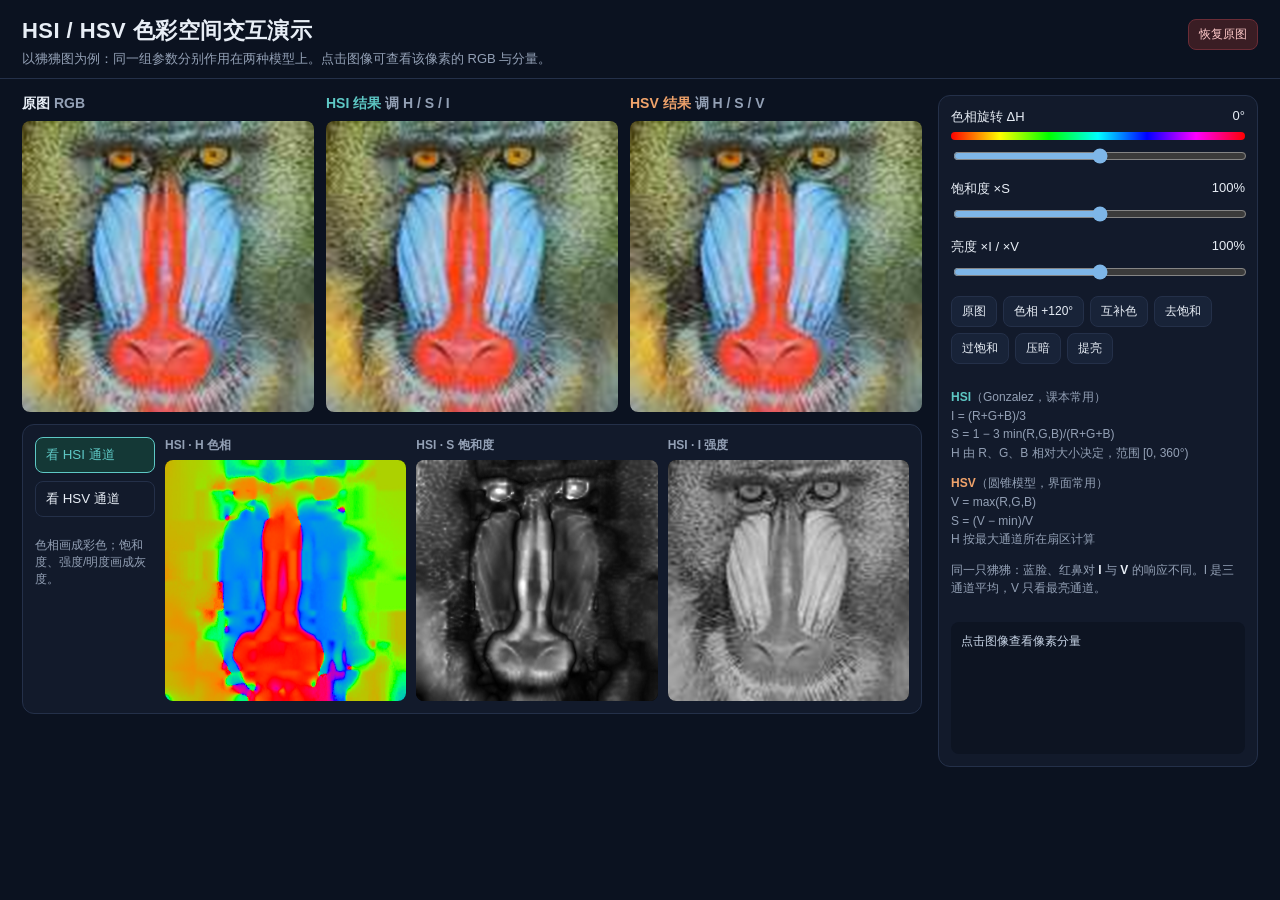
<file: lab/ch2-lab-hsi-hsv-demo/index.html>
<!DOCTYPE html>
<html lang="zh-CN">
<head>
  <meta charset="UTF-8" />
  <meta name="viewport" content="width=device-width, initial-scale=1.0" />
  <title>HSI / HSV 色彩空间演示 · 狒狒</title>
  <style>
    :root {
      --bg: #0b1220;
      --card: #121a2b;
      --line: #243049;
      --text: #e8eef6;
      --muted: #93a0b5;
      --navy: #7eb6e8;
      --hsi: #5ec8c5;
      --hsv: #f0a36b;
      --red: #e05a5a;
    }
    * { box-sizing: border-box; }
    html, body { margin: 0; background: var(--bg); color: var(--text); font-family: "Microsoft YaHei", "Segoe UI", sans-serif; }
    body { min-height: 100vh; }
    header {
      display: flex; align-items: baseline; justify-content: space-between; gap: 16px;
      padding: 16px 22px 10px; border-bottom: 1px solid var(--line);
    }
    h1 { margin: 0; font-size: 22px; font-weight: 700; letter-spacing: 0.02em; }
    header p { margin: 4px 0 0; color: var(--muted); font-size: 13px; }
    .wrap { display: grid; grid-template-columns: 1fr 320px; gap: 16px; padding: 16px 22px 24px; }
    .card { background: var(--card); border: 1px solid var(--line); border-radius: 12px; padding: 12px; }
    .images { display: grid; grid-template-columns: repeat(3, 1fr); gap: 12px; }
    .shot { display: flex; flex-direction: column; gap: 8px; }
    .shot h3 { margin: 0; font-size: 14px; font-weight: 650; color: var(--muted); }
    .shot h3 b { color: var(--text); font-weight: 700; }
    .shot.hsi h3 b { color: var(--hsi); }
    .shot.hsv h3 h3, .shot.hsv h3 b { color: var(--hsv); }
    canvas {
      width: 100%; height: auto; border-radius: 8px; background: #000; cursor: crosshair;
      display: block; image-rendering: auto;
    }
    .channels { display: grid; grid-template-columns: 120px 1fr 1fr 1fr; gap: 10px; margin-top: 12px; align-items: start; }
    .tabs { display: flex; flex-direction: column; gap: 8px; }
    .tab {
      border: 1px solid var(--line); background: transparent; color: var(--text);
      border-radius: 8px; padding: 8px 10px; cursor: pointer; text-align: left;
    }
    .tab.active.hsi { background: #143836; border-color: var(--hsi); color: var(--hsi); }
    .tab.active.hsv { background: #3a2616; border-color: var(--hsv); color: var(--hsv); }
    .ch h4 { margin: 0 0 6px; font-size: 12px; color: var(--muted); font-weight: 600; }
    .controls { display: flex; flex-direction: column; gap: 12px; }
    .ctrl label { display: flex; justify-content: space-between; font-size: 13px; margin-bottom: 6px; }
    .ctrl input[type="range"] { width: 100%; accent-color: var(--navy); }
    .hue-bar {
      height: 8px; border-radius: 99px; margin-bottom: 6px;
      background: linear-gradient(90deg, #f00, #ff0, #0f0, #0ff, #00f, #f0f, #f00);
    }
    .presets { display: flex; flex-wrap: wrap; gap: 6px; }
    .presets button, .reset {
      border: 1px solid var(--line); background: #182338; color: var(--text);
      border-radius: 8px; padding: 6px 10px; cursor: pointer; font-size: 12px;
    }
    .reset { background: #3a1d24; border-color: #6b2c36; color: #ffc9c9; }
    .formula { font-size: 12px; line-height: 1.55; color: var(--muted); }
    .formula b { color: var(--text); }
    .formula .hsi { color: var(--hsi); }
    .formula .hsv { color: var(--hsv); }
    .probe {
      font-family: Consolas, "Cascadia Mono", monospace; font-size: 12px;
      background: #0d1422; border-radius: 8px; padding: 10px; line-height: 1.6;
      min-height: 132px; color: #c9d6e8;
    }
    .swatch { display: inline-block; width: 12px; height: 12px; border-radius: 3px; margin-right: 6px; vertical-align: -1px; border: 1px solid #fff3; }
    .note { font-size: 12px; color: var(--muted); }
    @media (max-width: 1100px) {
      .wrap { grid-template-columns: 1fr; }
      .images { grid-template-columns: 1fr; }
      .channels { grid-template-columns: 1fr 1fr 1fr; }
      .tabs { flex-direction: row; grid-column: 1 / -1; }
    }
  </style>
</head>
<body>
  <header>
    <div>
      <h1>HSI / HSV 色彩空间交互演示</h1>
      <p>以狒狒图为例：同一组参数分别作用在两种模型上。点击图像可查看该像素的 RGB 与分量。</p>
    </div>
    <button class="reset" id="resetBtn" type="button">恢复原图</button>
  </header>

  <div class="wrap">
    <div>
      <div class="images">
        <div class="shot">
          <h3><b>原图</b> RGB</h3>
          <canvas id="cvOrig"></canvas>
        </div>
        <div class="shot hsi">
          <h3><b>HSI 结果</b> 调 H / S / I</h3>
          <canvas id="cvHsi"></canvas>
        </div>
        <div class="shot hsv">
          <h3><b>HSV 结果</b> 调 H / S / V</h3>
          <canvas id="cvHsv"></canvas>
        </div>
      </div>

      <div class="card channels">
        <div class="tabs">
          <button class="tab active hsi" id="tabHsi" type="button">看 HSI 通道</button>
          <button class="tab hsv" id="tabHsv" type="button">看 HSV 通道</button>
          <p class="note">色相画成彩色；饱和度、强度/明度画成灰度。</p>
        </div>
        <div class="ch"><h4 id="hLabel">H 色相</h4><canvas id="cvH"></canvas></div>
        <div class="ch"><h4 id="sLabel">S 饱和度</h4><canvas id="cvS"></canvas></div>
        <div class="ch"><h4 id="ivLabel">I 强度</h4><canvas id="cvIV"></canvas></div>
      </div>
    </div>

    <aside class="card controls">
      <div class="ctrl">
        <label>色相旋转 ΔH <span id="hVal">0°</span></label>
        <div class="hue-bar"></div>
        <input id="hSlider" type="range" min="-180" max="180" value="0" />
      </div>
      <div class="ctrl">
        <label>饱和度 ×S <span id="sVal">100%</span></label>
        <input id="sSlider" type="range" min="0" max="200" value="100" />
      </div>
      <div class="ctrl">
        <label>亮度 ×I / ×V <span id="vVal">100%</span></label>
        <input id="vSlider" type="range" min="0" max="200" value="100" />
      </div>
      <div class="presets">
        <button type="button" data-preset="reset">原图</button>
        <button type="button" data-preset="hue120">色相 +120°</button>
        <button type="button" data-preset="hue180">互补色</button>
        <button type="button" data-preset="gray">去饱和</button>
        <button type="button" data-preset="vivid">过饱和</button>
        <button type="button" data-preset="dark">压暗</button>
        <button type="button" data-preset="bright">提亮</button>
      </div>
      <div class="formula">
        <p><b class="hsi">HSI</b>（Gonzalez，课本常用）<br>
          I = (R+G+B)/3<br>
          S = 1 − 3 min(R,G,B)/(R+G+B)<br>
          H 由 R、G、B 相对大小决定，范围 [0, 360°)
        </p>
        <p><b class="hsv">HSV</b>（圆锥模型，界面常用）<br>
          V = max(R,G,B)<br>
          S = (V − min)/V<br>
          H 按最大通道所在扇区计算
        </p>
        <p>同一只狒狒：蓝脸、红鼻对 <b>I</b> 与 <b>V</b> 的响应不同。I 是三通道平均，V 只看最亮通道。</p>
      </div>
      <div class="probe" id="probe">点击图像查看像素分量</div>
    </aside>
  </div>

  <script src="baboon-data.js"></script>
  <script>
    const $ = (id) => document.getElementById(id);
    const canvases = {
      orig: $("cvOrig"),
      hsi: $("cvHsi"),
      hsv: $("cvHsv"),
      h: $("cvH"),
      s: $("cvS"),
      iv: $("cvIV"),
    };
    const ctxs = Object.fromEntries(
      Object.entries(canvases).map(([k, cv]) => [k, cv.getContext("2d", { willReadFrequently: true })])
    );

    const state = {
      w: 0,
      h: 0,
      rgb: null,
      channelSpace: "hsi",
      dH: 0,
      sMul: 1,
      vMul: 1,
      pending: false,
    };

    function clamp01(x) { return x < 0 ? 0 : x > 1 ? 1 : x; }
    function wrapHue(h) { return ((h % 360) + 360) % 360; }
    function deg(rad) { return rad * 180 / Math.PI; }
    function rad(d) { return d * Math.PI / 180; }

    function rgbToHsv(r, g, b) {
      const max = Math.max(r, g, b);
      const min = Math.min(r, g, b);
      const d = max - min;
      let h = 0;
      if (d > 1e-8) {
        if (max === r) h = 60 * (((g - b) / d) % 6);
        else if (max === g) h = 60 * ((b - r) / d + 2);
        else h = 60 * ((r - g) / d + 4);
      }
      if (h < 0) h += 360;
      const s = max < 1e-8 ? 0 : d / max;
      return [h, s, max];
    }

    function hsvToRgb(h, s, v) {
      h = wrapHue(h);
      const c = v * s;
      const x = c * (1 - Math.abs((h / 60) % 2 - 1));
      const m = v - c;
      let r = 0, g = 0, b = 0;
      if (h < 60) [r, g, b] = [c, x, 0];
      else if (h < 120) [r, g, b] = [x, c, 0];
      else if (h < 180) [r, g, b] = [0, c, x];
      else if (h < 240) [r, g, b] = [0, x, c];
      else if (h < 300) [r, g, b] = [x, 0, c];
      else [r, g, b] = [c, 0, x];
      return [clamp01(r + m), clamp01(g + m), clamp01(b + m)];
    }

    function rgbToHsi(r, g, b) {
      const sum = r + g + b;
      const i = sum / 3;
      if (sum < 1e-8) return [0, 0, 0];
      const s = 1 - (3 * Math.min(r, g, b)) / sum;
      const num = 0.5 * ((r - g) + (r - b));
      const den = Math.sqrt((r - g) * (r - g) + (r - b) * (g - b));
      let h = 0;
      if (den > 1e-8) {
        const theta = Math.acos(Math.min(1, Math.max(-1, num / den)));
        h = b <= g ? deg(theta) : 360 - deg(theta);
      }
      return [h, clamp01(s), clamp01(i)];
    }

    function hsiToRgb(h, s, i) {
      h = wrapHue(h);
      s = clamp01(s);
      i = clamp01(i);
      let r, g, b;
      if (h < 120) {
        b = i * (1 - s);
        r = i * (1 + (s * Math.cos(rad(h))) / Math.cos(rad(60 - h)));
        g = 3 * i - (r + b);
      } else if (h < 240) {
        const hh = h - 120;
        r = i * (1 - s);
        g = i * (1 + (s * Math.cos(rad(hh))) / Math.cos(rad(60 - hh)));
        b = 3 * i - (r + g);
      } else {
        const hh = h - 240;
        g = i * (1 - s);
        b = i * (1 + (s * Math.cos(rad(hh))) / Math.cos(rad(60 - hh)));
        r = 3 * i - (g + b);
      }
      return [clamp01(r), clamp01(g), clamp01(b)];
    }

    function sizeCanvases(w, h) {
      for (const cv of Object.values(canvases)) {
        cv.width = w;
        cv.height = h;
      }
    }

    function putRgb(ctx, rgb) {
      const img = ctx.createImageData(state.w, state.h);
      img.data.set(rgb);
      ctx.putImageData(img, 0, 0);
    }

    function adjustAndDraw() {
      const { w, h, rgb, dH, sMul, vMul, channelSpace } = state;
      const n = w * h;
      const hsiOut = new Uint8ClampedArray(n * 4);
      const hsvOut = new Uint8ClampedArray(n * 4);
      const chH = new Uint8ClampedArray(n * 4);
      const chS = new Uint8ClampedArray(n * 4);
      const chIV = new Uint8ClampedArray(n * 4);

      for (let i = 0, p = 0; i < n; i++, p += 4) {
        const r = rgb[p] / 255, g = rgb[p + 1] / 255, b = rgb[p + 2] / 255;

        let [hh, sh, ih] = rgbToHsi(r, g, b);
        hh = wrapHue(hh + dH);
        sh = clamp01(sh * sMul);
        ih = clamp01(ih * vMul);
        const [rH, gH, bH] = hsiToRgb(hh, sh, ih);
        hsiOut[p] = rH * 255; hsiOut[p + 1] = gH * 255; hsiOut[p + 2] = bH * 255; hsiOut[p + 3] = 255;

        let [hv, sv, vv] = rgbToHsv(r, g, b);
        hv = wrapHue(hv + dH);
        sv = clamp01(sv * sMul);
        vv = clamp01(vv * vMul);
        const [rV, gV, bV] = hsvToRgb(hv, sv, vv);
        hsvOut[p] = rV * 255; hsvOut[p + 1] = gV * 255; hsvOut[p + 2] = bV * 255; hsvOut[p + 3] = 255;

        const useHsi = channelSpace === "hsi";
        const hue = useHsi ? hh : hv;
        const sat = useHsi ? sh : sv;
        const val = useHsi ? ih : vv;
        const [hr, hg, hb] = useHsi ? hsiToRgb(hue, 1, 0.5) : hsvToRgb(hue, 1, 1);
        chH[p] = hr * 255; chH[p + 1] = hg * 255; chH[p + 2] = hb * 255; chH[p + 3] = 255;
        const sg = sat * 255;
        chS[p] = sg; chS[p + 1] = sg; chS[p + 2] = sg; chS[p + 3] = 255;
        const vg = val * 255;
        chIV[p] = vg; chIV[p + 1] = vg; chIV[p + 2] = vg; chIV[p + 3] = 255;
      }

      putRgb(ctxs.hsi, hsiOut);
      putRgb(ctxs.hsv, hsvOut);
      putRgb(ctxs.h, chH);
      putRgb(ctxs.s, chS);
      putRgb(ctxs.iv, chIV);
      state.hsiOut = hsiOut;
      state.hsvOut = hsvOut;
    }

    function scheduleDraw() {
      if (state.pending) return;
      state.pending = true;
      requestAnimationFrame(() => {
        state.pending = false;
        adjustAndDraw();
      });
    }

    function setSliders(dH, sPct, vPct) {
      $("hSlider").value = dH;
      $("sSlider").value = sPct;
      $("vSlider").value = vPct;
      syncLabels();
      scheduleDraw();
    }

    function syncLabels() {
      state.dH = Number($("hSlider").value);
      state.sMul = Number($("sSlider").value) / 100;
      state.vMul = Number($("vSlider").value) / 100;
      $("hVal").textContent = state.dH + "°";
      $("sVal").textContent = Math.round(state.sMul * 100) + "%";
      $("vVal").textContent = Math.round(state.vMul * 100) + "%";
    }

    function setChannelSpace(space) {
      state.channelSpace = space;
      $("tabHsi").classList.toggle("active", space === "hsi");
      $("tabHsv").classList.toggle("active", space === "hsv");
      $("hLabel").textContent = space === "hsi" ? "HSI · H 色相" : "HSV · H 色相";
      $("sLabel").textContent = space === "hsi" ? "HSI · S 饱和度" : "HSV · S 饱和度";
      $("ivLabel").textContent = space === "hsi" ? "HSI · I 强度" : "HSV · V 明度";
      scheduleDraw();
    }

    function pixelAt(src, x, y) {
      const p = (y * state.w + x) * 4;
      return [src[p], src[p + 1], src[p + 2]];
    }

    function showProbe(x, y) {
      const [r, g, b] = pixelAt(state.rgb, x, y);
      const rn = r / 255, gn = g / 255, bn = b / 255;
      const [hh, sh, ih] = rgbToHsi(rn, gn, bn);
      const [hv, sv, vv] = rgbToHsv(rn, gn, bn);
      const [rH, gH, bH] = state.hsiOut ? pixelAt(state.hsiOut, x, y) : [r, g, b];
      const [rV, gV, bV] = state.hsvOut ? pixelAt(state.hsvOut, x, y) : [r, g, b];
      $("probe").innerHTML =
        `像素 (${x}, ${y})<br>` +
        `<span class="swatch" style="background:rgb(${r},${g},${b})"></span>原图 RGB (${r}, ${g}, ${b})<br>` +
        `HSI  H=${hh.toFixed(1)}°  S=${sh.toFixed(3)}  I=${ih.toFixed(3)}<br>` +
        `HSV  H=${hv.toFixed(1)}°  S=${sv.toFixed(3)}  V=${vv.toFixed(3)}<br>` +
        `<span class="swatch" style="background:rgb(${rH},${gH},${bH})"></span>HSI后 RGB (${rH}, ${gH}, ${bH})　` +
        `<span class="swatch" style="background:rgb(${rV},${gV},${bV})"></span>HSV后 RGB (${rV}, ${gV}, ${bV})`;
    }

    function bindProbe(canvas) {
      canvas.addEventListener("click", (ev) => {
        const rect = canvas.getBoundingClientRect();
        const x = Math.min(state.w - 1, Math.max(0, Math.floor((ev.clientX - rect.left) / rect.width * state.w)));
        const y = Math.min(state.h - 1, Math.max(0, Math.floor((ev.clientY - rect.top) / rect.height * state.h)));
        showProbe(x, y);
      });
    }

    function loadImage(src) {
      return new Promise((resolve, reject) => {
        const img = new Image();
        img.onload = () => resolve(img);
        img.onerror = reject;
        img.src = src;
      });
    }

    async function boot() {
      const src = (typeof BABOON_DATA_URL === "string" && BABOON_DATA_URL)
        ? BABOON_DATA_URL
        : "baboon.png";
      const img = await loadImage(src);
      state.w = img.naturalWidth;
      state.h = img.naturalHeight;
      sizeCanvases(state.w, state.h);
      ctxs.orig.drawImage(img, 0, 0);
      state.rgb = ctxs.orig.getImageData(0, 0, state.w, state.h).data;
      Object.values(canvases).forEach(bindProbe);
      setChannelSpace("hsi");
      scheduleDraw();
    }

    ["hSlider", "sSlider", "vSlider"].forEach((id) => {
      $(id).addEventListener("input", () => { syncLabels(); scheduleDraw(); });
    });
    $("tabHsi").addEventListener("click", () => setChannelSpace("hsi"));
    $("tabHsv").addEventListener("click", () => setChannelSpace("hsv"));
    $("resetBtn").addEventListener("click", () => setSliders(0, 100, 100));

    const presets = {
      reset: [0, 100, 100],
      hue120: [120, 100, 100],
      hue180: [180, 100, 100],
      gray: [0, 0, 100],
      vivid: [0, 170, 100],
      dark: [0, 100, 55],
      bright: [0, 100, 145],
    };
    document.querySelectorAll("[data-preset]").forEach((btn) => {
      btn.addEventListener("click", () => setSliders(...presets[btn.dataset.preset]));
    });

    boot().catch((err) => {
      $("probe").textContent = "狒狒图加载失败：请用本地服务器打开本页，或确认 baboon-data.js / baboon.png 同目录。";
      console.error(err);
    });
  </script>
</body>
</html>
</file>
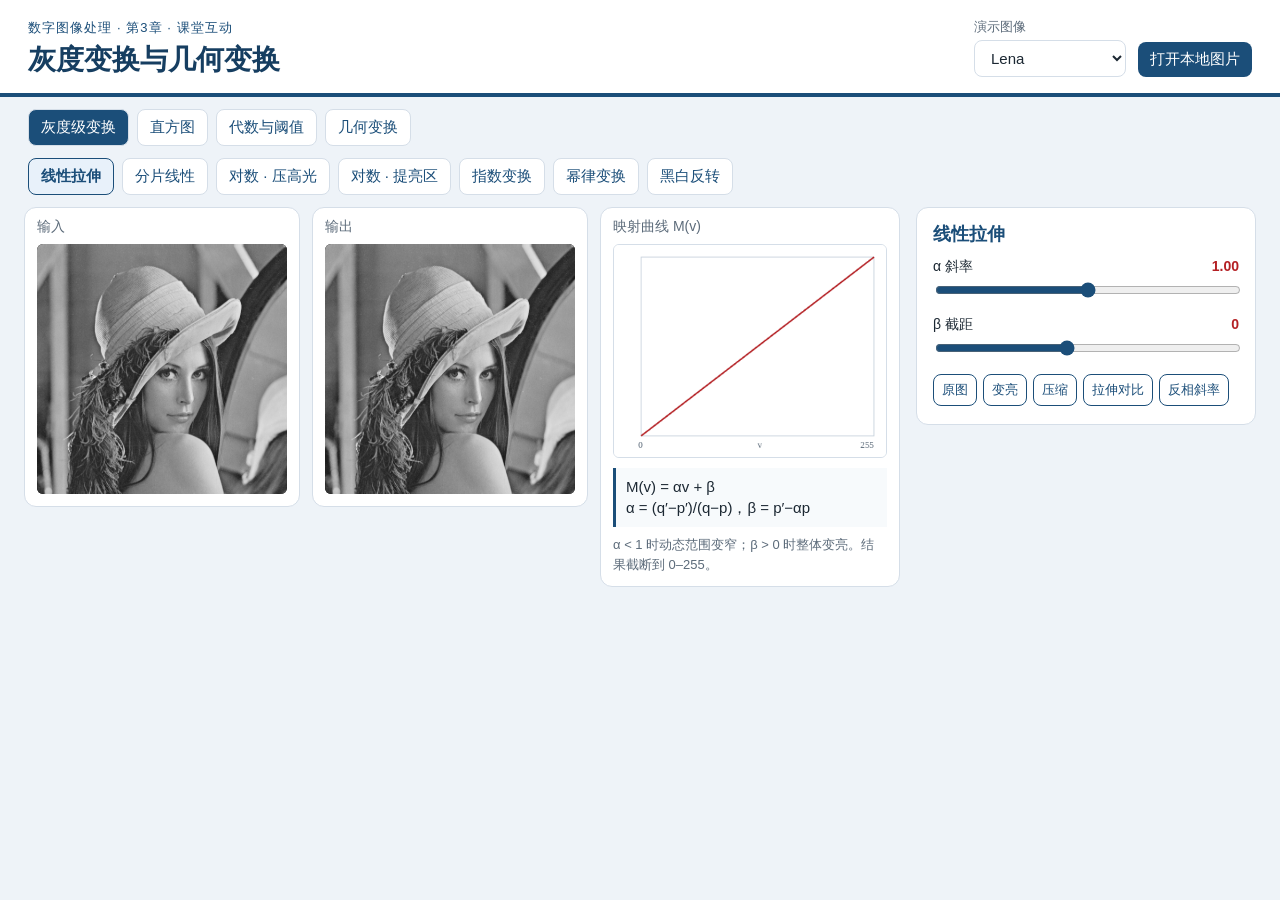
<file: lab/ch3-lab/index.html>
<!DOCTYPE html>
<html lang="zh-CN">
<head>
  <meta charset="UTF-8" />
  <meta name="viewport" content="width=device-width, initial-scale=1" />
  <title>第3章 灰度变换与几何变换 · 课堂演示</title>
  <link rel="stylesheet" href="style.css" />
</head>
<body>
  <header>
    <div>
      <p class="kicker">数字图像处理 · 第3章 · 课堂互动</p>
      <h1>灰度变换与几何变换</h1>
    </div>
    <div class="source-bar">
      <label>演示图像
        <select id="sourceSelect">
          <option value="lena">Lena</option>
          <option value="low">Lena · 低对比度</option>
          <option value="ramp">灰度渐变</option>
        </select>
      </label>
      <button type="button" id="openBtn">打开本地图片</button>
      <input id="fileInput" type="file" accept="image/*" hidden />
    </div>
  </header>

  <nav id="groups" class="groups"></nav>
  <nav id="demos" class="demos"></nav>

  <main>
    <section class="stage">
      <figure>
        <figcaption>输入</figcaption>
        <canvas id="srcCanvas"></canvas>
      </figure>
      <figure>
        <figcaption>输出</figcaption>
        <canvas id="dstCanvas"></canvas>
      </figure>
      <figure class="panel-fig">
        <figcaption id="auxCaption">映射曲线</figcaption>
        <canvas id="auxCanvas" width="360" height="280"></canvas>
        <pre id="matrixBox" class="matrix" hidden></pre>
        <p id="formula" class="formula"></p>
        <p id="note" class="note"></p>
      </figure>
    </section>
    <aside id="controls"></aside>
  </main>

  <script src="app.js"></script>
</body>
</html>
</file>
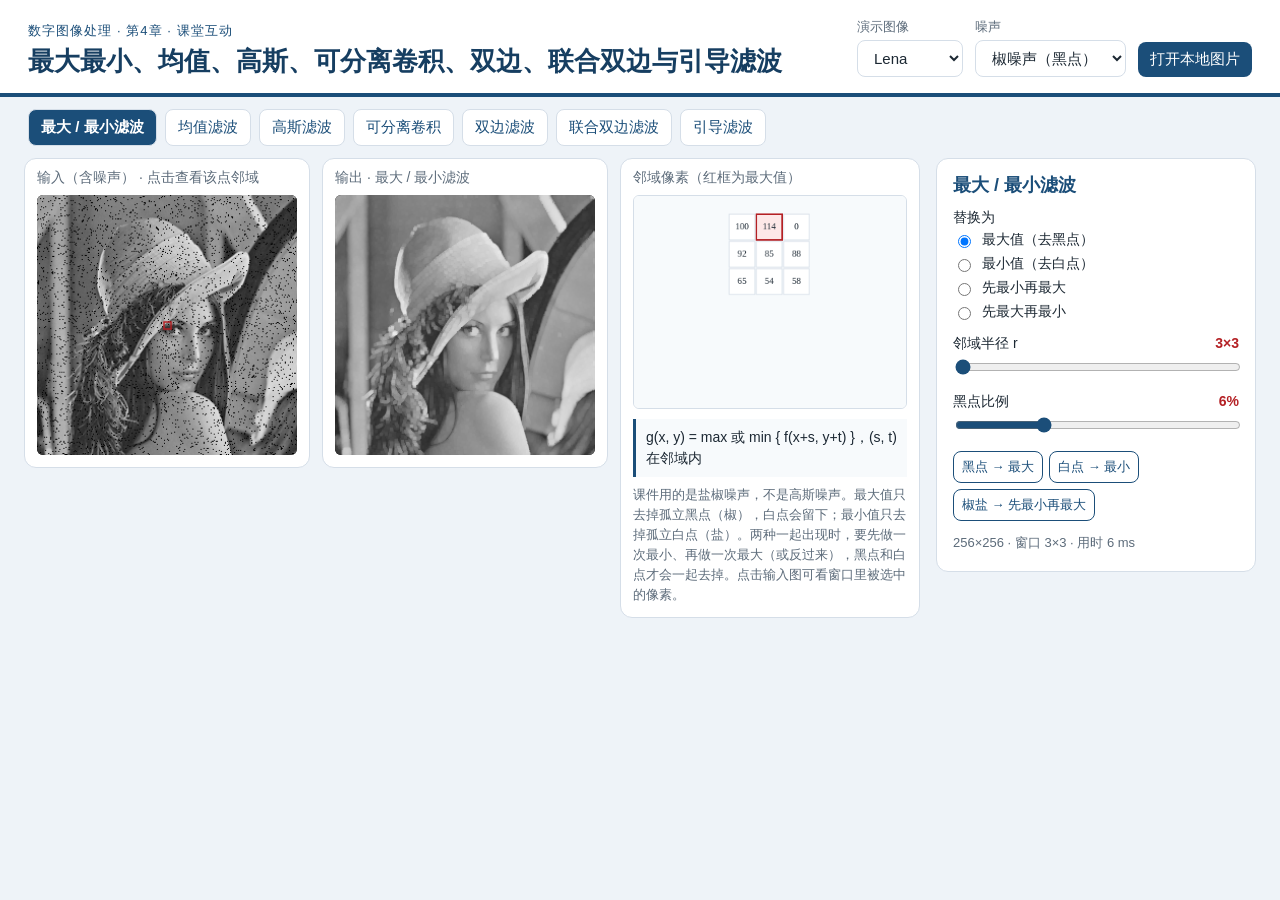
<file: lab/ch4-lab/index.html>
<!DOCTYPE html>
<html lang="zh-CN">
<head>
  <meta charset="UTF-8" />
  <meta name="viewport" content="width=device-width, initial-scale=1" />
  <title>第4章 图像滤波 · 课堂演示</title>
  <link rel="stylesheet" href="style.css" />
</head>
<body>
  <header>
    <div>
      <p class="kicker">数字图像处理 · 第4章 · 课堂互动</p>
      <h1>最大最小、均值、高斯、可分离卷积、双边、联合双边与引导滤波</h1>
    </div>
    <div class="source-bar">
      <label>演示图像
        <select id="sourceSelect">
          <option value="lena">Lena</option>
          <option value="edge">阶跃与圆</option>
          <option value="mask">硬掩模</option>
          <option value="file">本地图片</option>
        </select>
      </label>
      <label>噪声
        <select id="noiseSelect">
          <option value="none">无</option>
          <option value="pepper" selected>椒噪声（黑点）</option>
          <option value="salt">盐噪声（白点）</option>
          <option value="sp">椒盐噪声</option>
          <option value="gauss">高斯噪声</option>
        </select>
      </label>
      <button type="button" id="openBtn">打开本地图片</button>
      <input id="fileInput" type="file" accept="image/*" hidden />
    </div>
  </header>

  <nav id="filters" class="demos"></nav>

  <main>
    <section class="stage">
      <figure>
        <figcaption id="srcCaption">输入（含噪声） · 点击查看该点邻域</figcaption>
        <canvas id="srcCanvas"></canvas>
      </figure>
      <figure>
        <figcaption id="dstCaption">输出</figcaption>
        <canvas id="dstCanvas"></canvas>
      </figure>
      <figure>
        <figcaption id="auxCaption">邻域</figcaption>
        <canvas id="auxCanvas" width="360" height="280"></canvas>
        <p id="formula" class="formula"></p>
        <p id="note" class="note"></p>
      </figure>
    </section>
    <aside>
      <h2 id="filterTitle"></h2>
      <div id="fields"></div>
      <div id="presets" class="presets"></div>
      <div id="sepBox" hidden></div>
      <p id="stats" class="stats"></p>
    </aside>
  </main>

  <script src="filters.js"></script>
  <script src="app.js"></script>
</body>
</html>
</file>
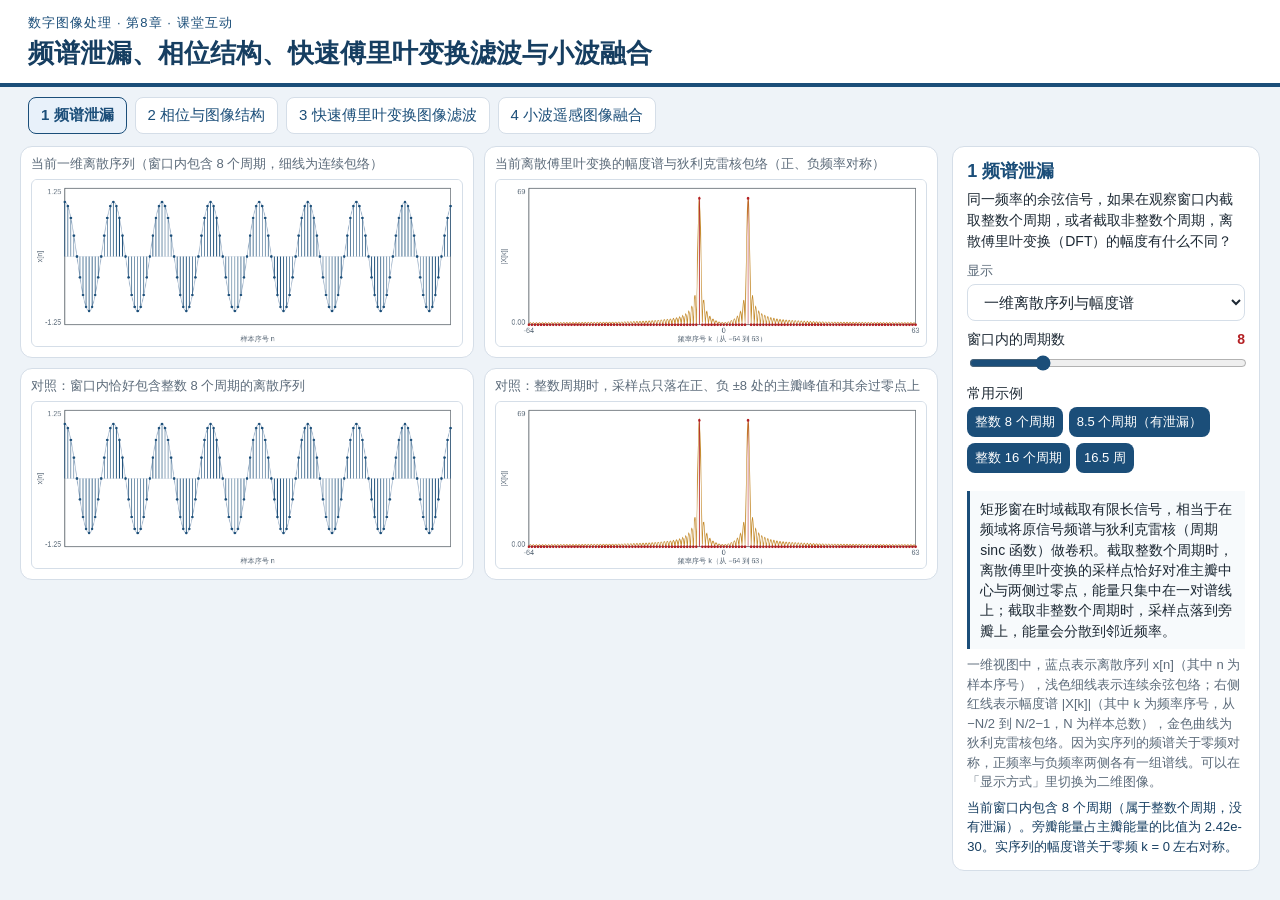
<file: lab/ch8-apply-lab/index.html>
<!DOCTYPE html>
<html lang="zh-CN">
<head>
  <meta charset="UTF-8" />
  <meta name="viewport" content="width=device-width, initial-scale=1" />
  <title>第8章 频域应用 · 四例课堂演示</title>
  <link rel="stylesheet" href="style.css" />
</head>
<body>
  <header>
    <div>
      <p class="kicker">数字图像处理 · 第8章 · 课堂互动</p>
      <h1>频谱泄漏、相位结构、快速傅里叶变换滤波与小波融合</h1>
    </div>
  </header>
  <p id="banner" class="banner" hidden></p>
  <nav id="demos" class="demos"></nav>
  <main>
    <section class="stage">
      <figure><figcaption id="cap0"></figcaption><canvas id="c0"></canvas></figure>
      <figure><figcaption id="cap1"></figcaption><canvas id="c1"></canvas></figure>
      <figure><figcaption id="cap2"></figcaption><canvas id="c2"></canvas></figure>
      <figure><figcaption id="cap3"></figcaption><canvas id="c3"></canvas></figure>
      <figure id="fig4" hidden><figcaption id="cap4"></figcaption><canvas id="c4"></canvas></figure>
      <figure id="fig5" hidden><figcaption id="cap5"></figcaption><canvas id="c5"></canvas></figure>
    </section>
    <aside>
      <h2 id="demoTitle"></h2>
      <p id="question" class="question"></p>
      <div id="controls"></div>
      <p id="formula" class="formula"></p>
      <p id="note" class="note"></p>
      <p id="stats" class="stats"></p>
    </aside>
  </main>
  <script src="fft.js"></script>
  <script src="algo.js"></script>
  <script src="app.js"></script>
</body>
</html>
</file>
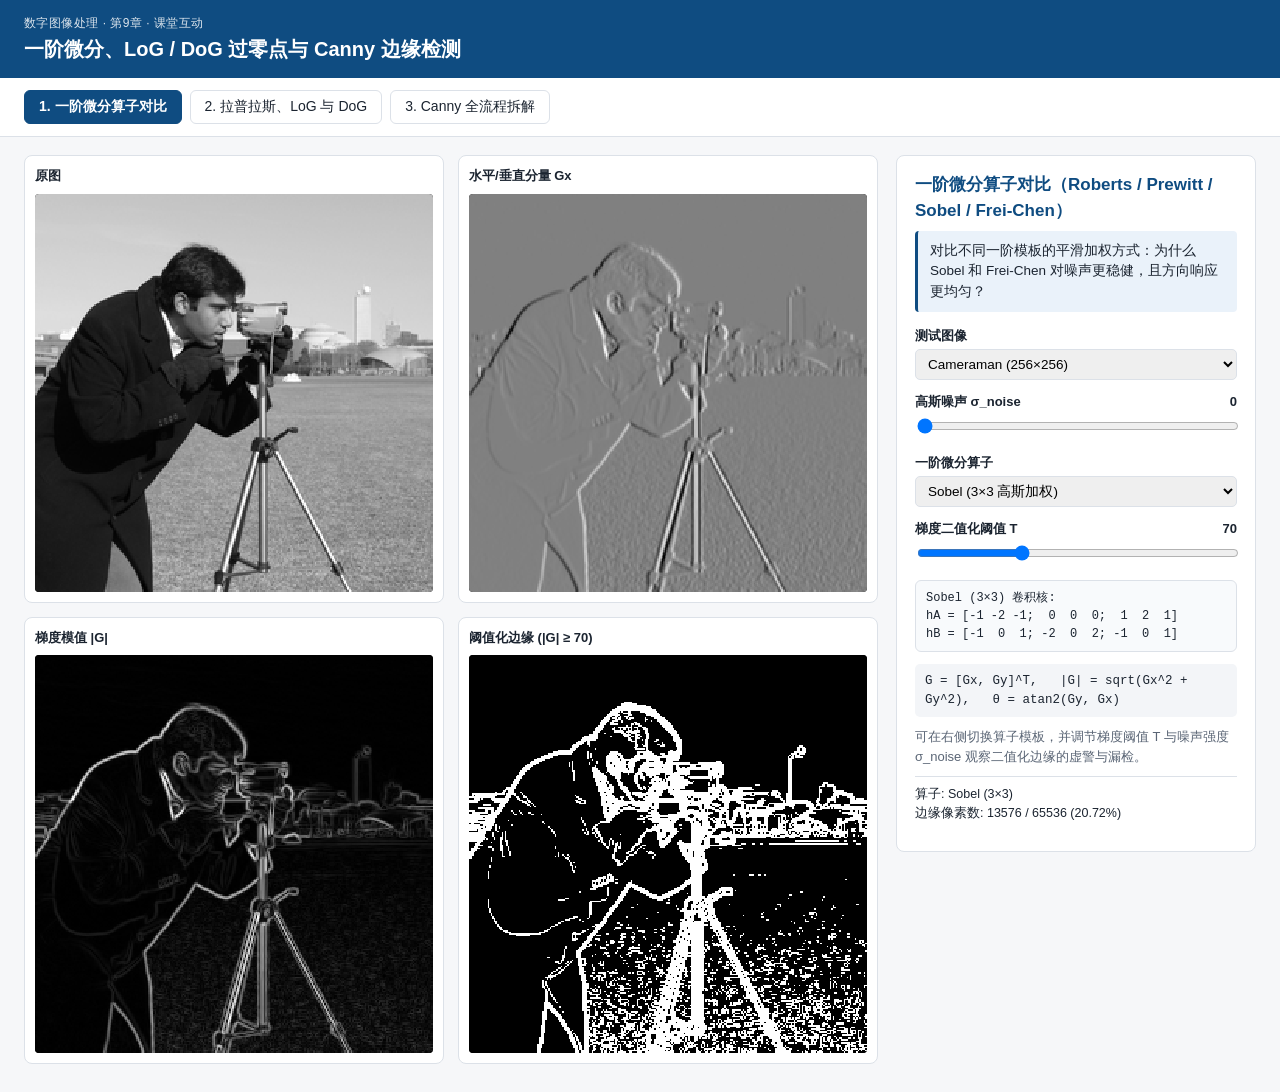
<file: lab/ch9-lab/index.html>
<!DOCTYPE html>
<html lang="zh-CN">
<head>
  <meta charset="UTF-8" />
  <meta name="viewport" content="width=device-width, initial-scale=1" />
  <title>第9章 图像增强 · 边缘检测课堂演示</title>
  <link rel="stylesheet" href="style.css" />
</head>
<body>
  <header>
    <div>
      <p class="kicker">数字图像处理 · 第9章 · 课堂互动</p>
      <h1>一阶微分、LoG / DoG 过零点与 Canny 边缘检测</h1>
    </div>
  </header>
  <nav id="demos" class="demos"></nav>
  <main>
    <section class="stage">
      <figure><figcaption id="cap0"></figcaption><canvas id="c0"></canvas></figure>
      <figure><figcaption id="cap1"></figcaption><canvas id="c1"></canvas></figure>
      <figure><figcaption id="cap2"></figcaption><canvas id="c2"></canvas></figure>
      <figure><figcaption id="cap3"></figcaption><canvas id="c3"></canvas></figure>
      <figure id="fig4" hidden><figcaption id="cap4"></figcaption><canvas id="c4"></canvas></figure>
      <figure id="fig5" hidden><figcaption id="cap5"></figcaption><canvas id="c5"></canvas></figure>
    </section>
    <aside>
      <h2 id="demoTitle"></h2>
      <p id="question" class="question"></p>
      <div id="controls"></div>
      <div id="kernelBox" class="kernel-box" hidden></div>
      <p id="formula" class="formula"></p>
      <p id="note" class="note"></p>
      <p id="stats" class="stats"></p>
    </aside>
  </main>
  <script src="algo.js"></script>
  <script src="app.js"></script>
</body>
</html>
</file>
<file: lab/ch3-lab/style.css>
:root {
  --navy: #1b4e79;
  --navy-2: #163e61;
  --red: #b42024;
  --bg: #eef3f8;
  --card: #ffffff;
  --line: #d5dee8;
  --muted: #5c6b7a;
  --text: #1c2833;
}

* { box-sizing: border-box; }

body {
  margin: 0;
  font-family: "Microsoft YaHei", "Segoe UI", sans-serif;
  background: var(--bg);
  color: var(--text);
}

header {
  display: flex;
  justify-content: space-between;
  align-items: flex-end;
  gap: 24px;
  padding: 18px 28px 14px;
  background: white;
  border-bottom: 4px solid var(--navy);
}

.kicker {
  margin: 0 0 4px;
  color: var(--navy);
  letter-spacing: 0.08em;
  font-size: 13px;
}

h1 {
  margin: 0;
  font-size: 28px;
  color: var(--navy-2);
}

.source-bar {
  display: flex;
  align-items: flex-end;
  gap: 12px;
  padding-bottom: 2px;
}

label { font-size: 13px; color: var(--muted); display: flex; flex-direction: column; gap: 4px; }

select, button {
  font-family: inherit;
  font-size: 15px;
  border-radius: 8px;
  border: 1px solid var(--line);
  background: white;
  padding: 8px 12px;
  color: var(--text);
}

button {
  background: var(--navy);
  color: white;
  border: none;
  cursor: pointer;
}

button.ghost {
  background: white;
  color: var(--navy);
  border: 1px solid var(--navy);
}

button:hover { filter: brightness(1.05); }

.groups, .demos {
  display: flex;
  flex-wrap: wrap;
  gap: 8px;
  padding: 12px 28px 0;
}

.groups { padding-bottom: 0; }

.groups button, .demos button {
  background: white;
  color: var(--navy);
  border: 1px solid var(--line);
}

.groups button.active {
  background: var(--navy);
  color: white;
}

.demos button.active {
  background: #e8f1fa;
  border-color: var(--navy);
  font-weight: 700;
}

main {
  display: grid;
  grid-template-columns: minmax(0, 1fr) 340px;
  gap: 16px;
  padding: 12px 24px 20px;
  align-items: start;
}

.stage {
  display: grid;
  grid-template-columns: 1fr 1fr 300px;
  gap: 12px;
  align-items: start;
}

figure {
  margin: 0;
  background: var(--card);
  border: 1px solid var(--line);
  border-radius: 12px;
  padding: 10px 12px 12px;
  min-width: 0;
}

figcaption {
  font-size: 14px;
  color: var(--muted);
  margin-bottom: 8px;
}

canvas {
  width: 100%;
  height: auto;
  max-height: calc(100vh - 250px);
  object-fit: contain;
  background: #111;
  border-radius: 6px;
  display: block;
}

#auxCanvas { background: white; border: 1px solid var(--line); }

.formula {
  margin: 10px 0 0;
  padding: 8px 10px;
  background: #f7fafc;
  border-left: 3px solid var(--navy);
  font-size: 15px;
  line-height: 1.45;
}

.note {
  margin: 8px 0 0;
  color: var(--muted);
  font-size: 13px;
  line-height: 1.5;
}

.matrix {
  margin: 8px 0 0;
  font-family: Consolas, "Courier New", monospace;
  font-size: 13px;
  line-height: 1.35;
  white-space: pre;
  color: var(--navy-2);
}

aside {
  background: var(--card);
  border: 1px solid var(--line);
  border-radius: 12px;
  padding: 14px 16px 18px;
  position: sticky;
  top: 10px;
  max-height: calc(100vh - 24px);
  overflow: auto;
}

aside h2 {
  margin: 0 0 12px;
  font-size: 18px;
  color: var(--navy);
}

.ctrl { margin-bottom: 14px; }

.ctrl .row {
  display: flex;
  justify-content: space-between;
  font-size: 14px;
  margin-bottom: 4px;
}

.ctrl output { color: var(--red); font-variant-numeric: tabular-nums; font-weight: 700; }

input[type="range"] {
  width: 100%;
  accent-color: var(--navy);
}

.presets { display: flex; flex-wrap: wrap; gap: 6px; margin-top: 8px; }

.presets button { font-size: 13px; padding: 6px 8px; }

.choices { display: flex; flex-direction: column; gap: 6px; font-size: 14px; color: var(--text); }
.choices label { flex-direction: row; align-items: center; gap: 8px; color: var(--text); }

@media (max-width: 1100px) {
  main, .stage { grid-template-columns: 1fr; }
  header { flex-direction: column; align-items: flex-start; }
}
</file>
<file: lab/ch4-lab/style.css>
:root {
  --navy: #1b4e79;
  --navy-2: #163e61;
  --red: #b42024;
  --bg: #eef3f8;
  --card: #ffffff;
  --line: #d5dee8;
  --muted: #5c6b7a;
  --text: #1c2833;
}

* { box-sizing: border-box; }

body {
  margin: 0;
  font-family: "Microsoft YaHei", "Segoe UI", sans-serif;
  background: var(--bg);
  color: var(--text);
}

header {
  display: flex;
  justify-content: space-between;
  align-items: flex-end;
  gap: 24px;
  padding: 18px 28px 14px;
  background: white;
  border-bottom: 4px solid var(--navy);
}

.kicker {
  margin: 0 0 4px;
  color: var(--navy);
  letter-spacing: 0.08em;
  font-size: 13px;
}

h1 {
  margin: 0;
  font-size: 26px;
  color: var(--navy-2);
}

.source-bar {
  display: flex;
  align-items: flex-end;
  gap: 12px;
  padding-bottom: 2px;
}

label {
  font-size: 13px;
  color: var(--muted);
  display: flex;
  flex-direction: column;
  gap: 4px;
}

select, button {
  font-family: inherit;
  font-size: 15px;
  border-radius: 8px;
  border: 1px solid var(--line);
  background: white;
  padding: 8px 12px;
  color: var(--text);
}

button {
  background: var(--navy);
  color: white;
  border: none;
  cursor: pointer;
}

button:hover { filter: brightness(1.08); }

.demos {
  display: flex;
  flex-wrap: wrap;
  gap: 8px;
  padding: 12px 28px 0;
}

.demos button {
  background: white;
  color: var(--navy);
  border: 1px solid var(--line);
}

.demos button.active {
  background: var(--navy);
  color: white;
  font-weight: 700;
}

main {
  display: grid;
  grid-template-columns: minmax(0, 1fr) 320px;
  gap: 16px;
  padding: 12px 24px 20px;
  align-items: start;
}

.stage {
  display: grid;
  grid-template-columns: 1fr 1fr 300px;
  gap: 12px;
  align-items: start;
}

figure {
  margin: 0;
  background: var(--card);
  border: 1px solid var(--line);
  border-radius: 12px;
  padding: 10px 12px 12px;
  min-width: 0;
}

figcaption {
  font-size: 14px;
  color: var(--muted);
  margin-bottom: 8px;
}

canvas {
  width: 100%;
  height: auto;
  max-height: calc(100vh - 280px);
  object-fit: contain;
  background: #111;
  border-radius: 6px;
  display: block;
  cursor: crosshair;
}

#auxCanvas {
  background: white;
  border: 1px solid var(--line);
  cursor: default;
  max-height: 280px;
}

.formula {
  margin: 10px 0 0;
  padding: 8px 10px;
  background: #f7fafc;
  border-left: 3px solid var(--navy);
  font-size: 14px;
  line-height: 1.5;
}

.note {
  margin: 8px 0 0;
  color: var(--muted);
  font-size: 13px;
  line-height: 1.55;
}

aside {
  background: var(--card);
  border: 1px solid var(--line);
  border-radius: 12px;
  padding: 14px 16px 18px;
  position: sticky;
  top: 10px;
  max-height: calc(100vh - 24px);
  overflow: auto;
}

aside h2 {
  margin: 0 0 12px;
  font-size: 18px;
  color: var(--navy);
}

.ctrl { margin-bottom: 14px; }

.ctrl .row {
  display: flex;
  justify-content: space-between;
  gap: 8px;
  font-size: 14px;
  margin-bottom: 4px;
}

.ctrl output {
  color: var(--red);
  font-variant-numeric: tabular-nums;
  font-weight: 700;
}

input[type="range"] { width: 100%; accent-color: var(--navy); }

.choices { display: flex; flex-direction: column; gap: 6px; }
.choices label {
  flex-direction: row;
  align-items: center;
  gap: 8px;
  color: var(--text);
  font-size: 14px;
}

.presets { display: flex; flex-wrap: wrap; gap: 6px; margin-top: 4px; }
.presets button { font-size: 13px; padding: 6px 8px; background: white; color: var(--navy); border: 1px solid var(--navy); }

.stats {
  margin: 12px 0 0;
  color: var(--muted);
  font-size: 13px;
  line-height: 1.5;
}

#sepBox {
  margin-top: 12px;
  padding-top: 10px;
  border-top: 1px solid var(--line);
  font-size: 13px;
  line-height: 1.45;
}

#sepBox h3 {
  margin: 10px 0 6px;
  font-size: 14px;
  color: var(--navy);
}

#sepBox h3:first-child { margin-top: 0; }

.cost-row {
  display: grid;
  grid-template-columns: 72px 1fr 72px;
  gap: 6px;
  align-items: center;
  margin: 4px 0;
}

.cost-row span:last-child {
  text-align: right;
  font-variant-numeric: tabular-nums;
  font-weight: 700;
}

.bar-track {
  height: 8px;
  background: #e7eef5;
  border-radius: 4px;
  overflow: hidden;
}

.bar-fill { height: 100%; background: var(--navy); }
.bar-fill.alt { background: var(--red); }

.kgrid {
  display: grid;
  gap: 2px;
  margin-top: 6px;
}

.kgrid i {
  display: block;
  font-style: normal;
  text-align: center;
  font-size: 10px;
  line-height: 1.3;
  border-radius: 2px;
  color: white;
  padding: 2px 0;
}

.stage.sep {
  grid-template-columns: 1fr 1fr 1fr;
}

.stage.sep #auxCanvas,
.stage.compare #auxCanvas {
  background: #111;
  max-height: calc(100vh - 280px);
  cursor: default;
}

.stage.compare {
  grid-template-columns: 1fr 1fr 1fr;
}

@media (max-width: 1100px) {
  main, .stage { grid-template-columns: 1fr; }
  header { flex-direction: column; align-items: flex-start; }
  aside { position: static; max-height: none; }
}
</file>
<file: lab/ch8-apply-lab/style.css>
:root {
  --navy: #1b4e79;
  --navy-2: #163e61;
  --red: #b42024;
  --bg: #eef3f8;
  --card: #ffffff;
  --line: #d5dee8;
  --muted: #5c6b7a;
  --text: #1c2833;
}

* { box-sizing: border-box; }

body {
  margin: 0;
  font-family: "Microsoft YaHei", "Segoe UI", sans-serif;
  background: var(--bg);
  color: var(--text);
}

header {
  display: flex;
  justify-content: space-between;
  align-items: flex-end;
  gap: 24px;
  padding: 14px 28px 12px;
  background: white;
  border-bottom: 4px solid var(--navy);
}

.kicker {
  margin: 0 0 4px;
  color: var(--navy);
  letter-spacing: 0.08em;
  font-size: 13px;
}

h1 { margin: 0; font-size: 26px; color: var(--navy-2); }

label {
  font-size: 13px;
  color: var(--muted);
  display: flex;
  flex-direction: column;
  gap: 4px;
}

select, button {
  font-family: inherit;
  font-size: 15px;
  border-radius: 8px;
  border: 1px solid var(--line);
  background: white;
  padding: 8px 12px;
  color: var(--text);
}

button {
  background: var(--navy);
  color: white;
  border: none;
  cursor: pointer;
}

button:hover { filter: brightness(1.05); }

.demos {
  padding-top: 12px;
}

.banner {
  margin: 0;
  padding: 8px 28px;
  background: #fff4e5;
  color: #8a4b08;
  font-size: 14px;
}

.groups, .demos {
  display: flex;
  flex-wrap: wrap;
  gap: 8px;
  padding: 10px 28px 0;
}

.groups button, .demos button {
  background: white;
  color: var(--navy);
  border: 1px solid var(--line);
}

.groups button.active { background: var(--navy); color: white; }
.demos button.active {
  background: #e8f1fa;
  border-color: var(--navy);
  font-weight: 700;
}

main {
  display: grid;
  grid-template-columns: minmax(0, 1.85fr) minmax(300px, 0.62fr);
  gap: 14px;
  padding: 12px 20px 16px;
  align-items: start;
}

.stage {
  display: grid;
  grid-template-columns: 1fr 1fr;
  gap: 10px;
}

figure {
  margin: 0;
  background: var(--card);
  border: 1px solid var(--line);
  border-radius: 12px;
  padding: 8px 10px 10px;
  min-width: 0;
}

figcaption {
  font-size: 13px;
  color: var(--muted);
  margin-bottom: 6px;
  min-height: 1.3em;
}

canvas {
  width: 100%;
  height: auto;
  max-width: 100%;
  max-height: none;
  object-fit: contain;
  background: #111;
  border-radius: 6px;
  display: block;
  cursor: crosshair;
}

canvas.light,
canvas.plot {
  background: white;
  border: 1px solid var(--line);
  width: 100%;
  max-height: none;
}

canvas.native {
  width: auto;
  height: auto;
  max-width: 100%;
  max-height: none;
}

figure[hidden] { display: none; }

aside {
  background: var(--card);
  border: 1px solid var(--line);
  border-radius: 12px;
  padding: 12px 14px 14px;
  position: sticky;
  top: 8px;
  max-height: calc(100vh - 16px);
  overflow: auto;
  display: flex;
  flex-direction: column;
}

aside h2 {
  margin: 0 0 6px;
  font-size: 18px;
  color: var(--navy);
}

.question {
  margin: 0 0 10px;
  font-size: 14px;
  line-height: 1.5;
}

.formula {
  margin: 8px 0 0;
  padding: 8px 10px;
  background: #f7fafc;
  border-left: 3px solid var(--navy);
  font-size: 14px;
  line-height: 1.45;
}

.note, .stats {
  margin: 6px 0 0;
  color: var(--muted);
  font-size: 13px;
  line-height: 1.5;
}

.stats { color: var(--navy-2); font-variant-numeric: tabular-nums; }

.nums {
  margin: 8px 0 0;
  padding: 8px;
  background: #f7fafc;
  border-radius: 8px;
  font-family: Consolas, "Courier New", monospace;
  font-size: 13px;
  line-height: 1.4;
  white-space: pre-wrap;
  color: var(--navy-2);
}

.ctrl { margin-bottom: 10px; }
.ctrl .row {
  display: flex;
  justify-content: space-between;
  font-size: 14px;
  margin-bottom: 4px;
}
.ctrl output { color: var(--red); font-variant-numeric: tabular-nums; font-weight: 700; }
input[type="range"] { width: 100%; accent-color: var(--navy); }
.presets { display: flex; flex-wrap: wrap; gap: 6px; margin: 4px 0 8px; }
.presets button { font-size: 13px; padding: 6px 8px; }

.code-tabs { display: flex; flex-wrap: wrap; gap: 6px; margin-top: 10px; }
.code-tabs button { font-size: 13px; padding: 5px 8px; background: white; color: var(--navy); border: 1px solid var(--line); }
.code-tabs button.active { background: var(--navy); color: white; }

pre.code {
  margin: 8px 0 0;
  padding: 10px 12px;
  flex: 1;
  min-height: 200px;
  max-height: 42vh;
  overflow: auto;
  background: #13202e;
  color: #e6edf3;
  border-radius: 8px;
  font-family: Consolas, "Courier New", monospace;
  font-size: 13px;
  line-height: 1.45;
  white-space: pre;
}

pre.code .kw { color: #79b8ff; }
pre.code .cm { color: #8b9cb3; }
pre.code .st { color: #9ecbff; }
pre.code .nu { color: #ffab70; }

body.focus-code main { grid-template-columns: minmax(0, 0.85fr) minmax(460px, 1.15fr); }
body.focus-code pre.code { font-size: 16px; max-height: calc(100vh - 320px); }

@media (max-width: 1100px) {
  main, .stage { grid-template-columns: 1fr; }
  header { flex-direction: column; align-items: flex-start; }
  aside { position: static; max-height: none; }
}
</file>
<file: lab/ch9-lab/style.css>
:root {
  --bg: #f6f7f9;
  --card: #ffffff;
  --ink: #1b2430;
  --muted: #5a6575;
  --line: #dce1e8;
  --accent: #0f4c81;
  --accent-soft: #eaf2fa;
}
* { box-sizing: border-box; }
body {
  margin: 0;
  font-family: -apple-system, BlinkMacSystemFont, "Segoe UI", "Microsoft YaHei", sans-serif;
  background: var(--bg);
  color: var(--ink);
  line-height: 1.5;
}
header {
  background: #0f4c81;
  color: #fff;
  padding: 14px 24px;
}
header .kicker {
  margin: 0 0 2px;
  font-size: 12px;
  opacity: 0.85;
  letter-spacing: 0.04em;
}
header h1 {
  margin: 0;
  font-size: 20px;
  font-weight: 600;
}
nav.demos {
  display: flex;
  flex-wrap: wrap;
  gap: 8px;
  padding: 12px 24px;
  background: var(--card);
  border-bottom: 1px solid var(--line);
}
nav.demos button {
  border: 1px solid var(--line);
  background: #fff;
  color: var(--ink);
  padding: 7px 14px;
  border-radius: 6px;
  font-size: 14px;
  cursor: pointer;
}
nav.demos button.active {
  background: var(--accent);
  color: #fff;
  border-color: var(--accent);
  font-weight: 600;
}
main {
  display: grid;
  grid-template-columns: minmax(0, 1fr) 360px;
  gap: 18px;
  padding: 18px 24px 28px;
  max-width: 1440px;
  margin: 0 auto;
}
@media (max-width: 980px) {
  main { grid-template-columns: 1fr; }
}
.stage {
  display: grid;
  grid-template-columns: repeat(2, minmax(0, 1fr));
  gap: 14px;
  align-content: start;
}
figure {
  margin: 0;
  background: var(--card);
  border: 1px solid var(--line);
  border-radius: 8px;
  padding: 10px;
  display: flex;
  flex-direction: column;
}
figure[hidden] { display: none; }
figcaption {
  font-size: 13px;
  font-weight: 600;
  color: var(--ink);
  margin-bottom: 8px;
}
canvas {
  width: 100%;
  height: auto;
  background: #111;
  border-radius: 4px;
  image-rendering: pixelated;
}
aside {
  background: var(--card);
  border: 1px solid var(--line);
  border-radius: 8px;
  padding: 16px 18px;
  height: fit-content;
}
aside h2 {
  margin: 0 0 8px;
  font-size: 17px;
  color: var(--accent);
}
.question {
  margin: 0 0 14px;
  padding: 10px 12px;
  background: var(--accent-soft);
  border-left: 3px solid var(--accent);
  border-radius: 4px;
  font-size: 13.5px;
}
.ctrl {
  margin-bottom: 12px;
}
.ctrl label {
  display: flex;
  justify-content: space-between;
  font-size: 13px;
  font-weight: 600;
  margin-bottom: 4px;
}
.ctrl input[type="range"] { width: 100%; }
.ctrl select {
  width: 100%;
  padding: 6px 8px;
  border: 1px solid var(--line);
  border-radius: 5px;
  font-size: 13.5px;
}
.ctrl-check {
  display: flex;
  align-items: center;
  gap: 8px;
  font-size: 13.5px;
  font-weight: 600;
  margin-bottom: 12px;
}
.kernel-box {
  background: #f8fafc;
  border: 1px solid var(--line);
  border-radius: 6px;
  padding: 8px 10px;
  font-family: ui-monospace, SFMono-Regular, Menlo, Consolas, monospace;
  font-size: 12px;
  white-space: pre;
  overflow-x: auto;
  margin-bottom: 12px;
}
.formula {
  font-family: ui-monospace, SFMono-Regular, Menlo, Consolas, monospace;
  font-size: 12.5px;
  background: #f3f5f8;
  padding: 8px 10px;
  border-radius: 5px;
  margin: 10px 0;
  white-space: pre-wrap;
}
.note {
  font-size: 13px;
  color: var(--muted);
  margin: 8px 0;
}
.stats {
  font-size: 12.5px;
  color: var(--ink);
  border-top: 1px solid var(--line);
  padding-top: 8px;
  margin-top: 10px;
  white-space: pre-line;
}
</file>
